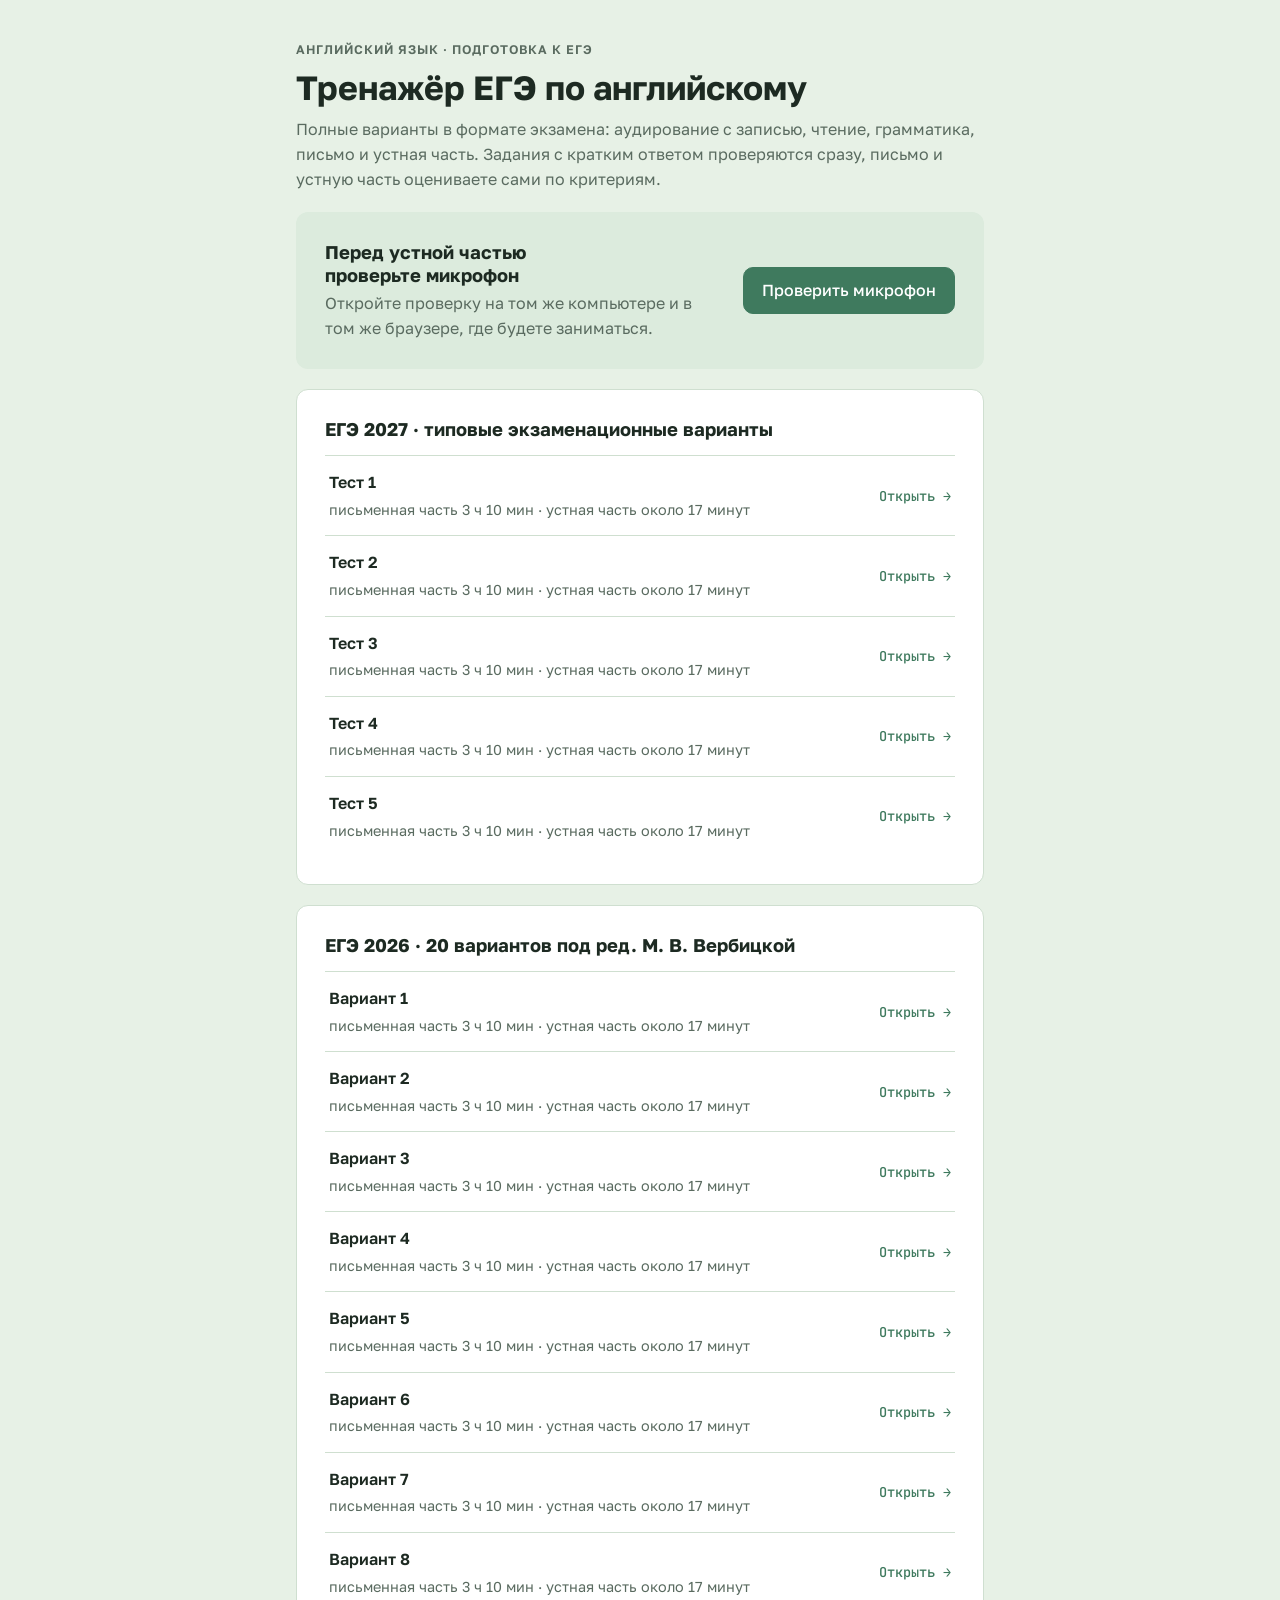
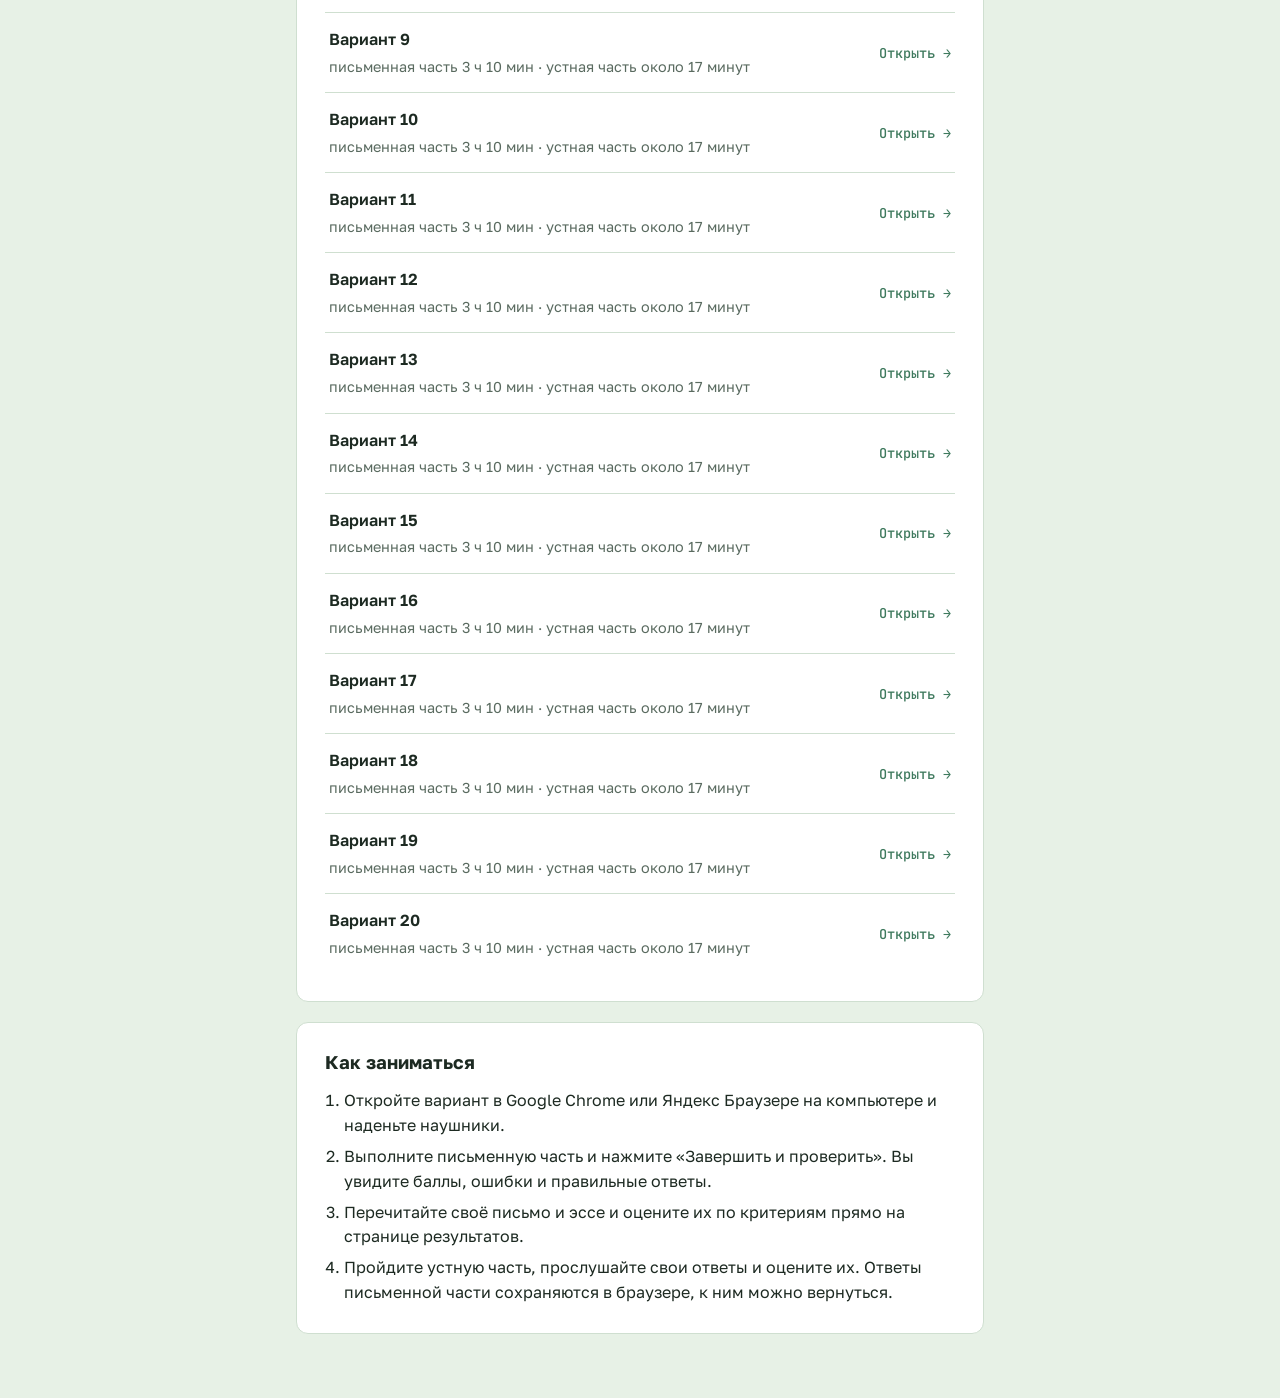
<file: index.html>
<!doctype html>
<html lang="ru">
<head>
<meta charset="utf-8">
<meta name="viewport" content="width=device-width,initial-scale=1,viewport-fit=cover">
<title>Тренажёр ЕГЭ по английскому</title>
<link rel="icon" href="assets/favicon.svg" type="image/svg+xml">
<link rel="apple-touch-icon" href="assets/apple-touch-icon.png">
<link rel="preconnect" href="https://fonts.googleapis.com">
<link rel="stylesheet" href="https://fonts.googleapis.com/css2?family=Golos+Text:wght@400;500;600;700&family=JetBrains+Mono:wght@500&display=swap">
<style>
/* Одна колонка: шапка, проверка микрофона, список вариантов по сборникам, как заниматься */
:root {
  --ground: #e7f1e6; --sheet: #ffffff; --ink: #1d2a22; --muted: #5a6b60; --line: #cfdfd0;
  --accent: #3f7a5e; --accent-soft: #dcebdd; --ok: #23793f;
  --ui: "Golos Text", "Segoe UI", system-ui, sans-serif;
  --mono: "JetBrains Mono", ui-monospace, Consolas, monospace;
  color-scheme: light;
}
@media (prefers-color-scheme: dark) {
  :root { --ground: #111814; --sheet: #19221c; --ink: #e3ede5; --muted: #98aa9e; --line: #2b3a30;
    --accent: #a6d7b5; --accent-soft: #223629; --ok: #7fd19a; color-scheme: dark; }
}
* { box-sizing: border-box; }
body { margin: 0; background: var(--ground); color: var(--ink); font: 16px/1.55 var(--ui); }
main { max-width: 720px; margin: 0 auto; padding-block: 40px 64px;
  padding-left: max(16px, env(safe-area-inset-left, 0px)); padding-right: max(16px, env(safe-area-inset-right, 0px));
  display: grid; gap: 20px; }
h1, h2 { margin: 0; line-height: 1.25; text-wrap: balance; }
h1 { font-size: clamp(1.6rem, 4vw, 2.1rem); }
h2 { font-size: 1.15rem; }
p { margin: 0; }
.muted { color: var(--muted); }
.kicker { font-size: .78rem; font-weight: 600; letter-spacing: .08em; text-transform: uppercase; color: var(--muted); }
.sheet { background: var(--sheet); border: 1px solid var(--line); border-radius: 12px; padding: clamp(18px, 4vw, 28px); display: grid; gap: 14px; }
.mic { display: flex; flex-wrap: wrap; gap: 12px 20px; align-items: center; justify-content: space-between; background: var(--accent-soft); border-color: transparent; }
.mic div { display: grid; gap: 4px; min-width: 0; flex: 1 1 280px; }
.btn { display: inline-block; text-decoration: none; border: 1px solid var(--accent); background: var(--accent); color: var(--sheet); border-radius: 10px; padding: 10px 18px; font-weight: 500; }
.btn:focus-visible, .variant:focus-visible { outline: 3px solid var(--accent); outline-offset: 2px; }
.list { display: grid; }
.variant { display: grid; grid-template-columns: minmax(0, 1fr) auto; gap: 4px 16px; align-items: center; padding: 14px 4px; border-top: 1px solid var(--line); color: inherit; text-decoration: none; }
.variant:hover .name { color: var(--accent); text-decoration: underline; text-underline-offset: 3px; }
.name { font-weight: 600; }
.meta { grid-column: 1; font-size: .9rem; color: var(--muted); }
.go { grid-row: 1 / span 2; grid-column: 2; font: 500 .85rem var(--mono); color: var(--accent); text-align: right; }
.go b { display: block; color: var(--ok); font-weight: 500; }
ol { margin: 0; padding-left: 1.2em; display: grid; gap: 6px; }
</style>
</head>
<body>
<main>
  <header style="display:grid;gap:8px">
    <p class="kicker">Английский язык · подготовка к ЕГЭ</p>
    <h1>Тренажёр ЕГЭ по английскому</h1>
    <p class="muted">Полные варианты в формате экзамена: аудирование с записью, чтение, грамматика, письмо и устная часть. Задания с кратким ответом проверяются сразу, письмо и устную часть оцениваете сами по критериям.</p>
  </header>

  <section class="sheet mic">
    <div>
      <h2>Перед устной частью проверьте микрофон</h2>
      <p class="muted">Откройте проверку на том же компьютере и в том же браузере, где будете заниматься.</p>
    </div>
    <a class="btn" href="mic-test.html">Проверить микрофон</a>
  </section>

  <section class="sheet">
    <h2>ЕГЭ 2027 · типовые экзаменационные варианты</h2>
    <div class="list">
      <a class="variant" href="v/ege2027-1/" data-id="ege2027-1">
        <span class="name">Тест 1</span>
        <span class="meta">письменная часть 3 ч 10 мин · устная часть около 17 минут</span>
        <span class="go">Открыть →</span>
      </a>
      <a class="variant" href="v/ege2027-2/" data-id="ege2027-2">
        <span class="name">Тест 2</span>
        <span class="meta">письменная часть 3 ч 10 мин · устная часть около 17 минут</span>
        <span class="go">Открыть →</span>
      </a>
      <a class="variant" href="v/ege2027-3/" data-id="ege2027-3">
        <span class="name">Тест 3</span>
        <span class="meta">письменная часть 3 ч 10 мин · устная часть около 17 минут</span>
        <span class="go">Открыть →</span>
      </a>
      <a class="variant" href="v/ege2027-4/" data-id="ege2027-4">
        <span class="name">Тест 4</span>
        <span class="meta">письменная часть 3 ч 10 мин · устная часть около 17 минут</span>
        <span class="go">Открыть →</span>
      </a>
      <a class="variant" href="v/ege2027-5/" data-id="ege2027-5">
        <span class="name">Тест 5</span>
        <span class="meta">письменная часть 3 ч 10 мин · устная часть около 17 минут</span>
        <span class="go">Открыть →</span>
      </a>
    </div>
  </section>

  <section class="sheet">
    <h2>ЕГЭ 2026 · 20 вариантов под ред. М. В. Вербицкой</h2>
    <div class="list" id="vb-list">
    <a class="variant" href="v/vb2026-1/" data-id="vb2026-1">
        <span class="name">Вариант 1</span>
        <span class="meta">письменная часть 3 ч 10 мин · устная часть около 17 минут</span>
        <span class="go">Открыть →</span>
      </a>
    <a class="variant" href="v/vb2026-2/" data-id="vb2026-2">
        <span class="name">Вариант 2</span>
        <span class="meta">письменная часть 3 ч 10 мин · устная часть около 17 минут</span>
        <span class="go">Открыть →</span>
      </a>
    <a class="variant" href="v/vb2026-3/" data-id="vb2026-3">
        <span class="name">Вариант 3</span>
        <span class="meta">письменная часть 3 ч 10 мин · устная часть около 17 минут</span>
        <span class="go">Открыть →</span>
      </a>
    <a class="variant" href="v/vb2026-4/" data-id="vb2026-4">
        <span class="name">Вариант 4</span>
        <span class="meta">письменная часть 3 ч 10 мин · устная часть около 17 минут</span>
        <span class="go">Открыть →</span>
      </a>
    <a class="variant" href="v/vb2026-5/" data-id="vb2026-5">
        <span class="name">Вариант 5</span>
        <span class="meta">письменная часть 3 ч 10 мин · устная часть около 17 минут</span>
        <span class="go">Открыть →</span>
      </a>
    <a class="variant" href="v/vb2026-6/" data-id="vb2026-6">
        <span class="name">Вариант 6</span>
        <span class="meta">письменная часть 3 ч 10 мин · устная часть около 17 минут</span>
        <span class="go">Открыть →</span>
      </a>
    <a class="variant" href="v/vb2026-7/" data-id="vb2026-7">
        <span class="name">Вариант 7</span>
        <span class="meta">письменная часть 3 ч 10 мин · устная часть около 17 минут</span>
        <span class="go">Открыть →</span>
      </a>
    <a class="variant" href="v/vb2026-8/" data-id="vb2026-8">
        <span class="name">Вариант 8</span>
        <span class="meta">письменная часть 3 ч 10 мин · устная часть около 17 минут</span>
        <span class="go">Открыть →</span>
      </a>
    <a class="variant" href="v/vb2026-9/" data-id="vb2026-9">
        <span class="name">Вариант 9</span>
        <span class="meta">письменная часть 3 ч 10 мин · устная часть около 17 минут</span>
        <span class="go">Открыть →</span>
      </a>
    <a class="variant" href="v/vb2026-10/" data-id="vb2026-10">
        <span class="name">Вариант 10</span>
        <span class="meta">письменная часть 3 ч 10 мин · устная часть около 17 минут</span>
        <span class="go">Открыть →</span>
      </a>
    <a class="variant" href="v/vb2026-11/" data-id="vb2026-11">
        <span class="name">Вариант 11</span>
        <span class="meta">письменная часть 3 ч 10 мин · устная часть около 17 минут</span>
        <span class="go">Открыть →</span>
      </a>
    <a class="variant" href="v/vb2026-12/" data-id="vb2026-12">
        <span class="name">Вариант 12</span>
        <span class="meta">письменная часть 3 ч 10 мин · устная часть около 17 минут</span>
        <span class="go">Открыть →</span>
      </a>
    <a class="variant" href="v/vb2026-13/" data-id="vb2026-13">
        <span class="name">Вариант 13</span>
        <span class="meta">письменная часть 3 ч 10 мин · устная часть около 17 минут</span>
        <span class="go">Открыть →</span>
      </a>
    <a class="variant" href="v/vb2026-14/" data-id="vb2026-14">
        <span class="name">Вариант 14</span>
        <span class="meta">письменная часть 3 ч 10 мин · устная часть около 17 минут</span>
        <span class="go">Открыть →</span>
      </a>
    <a class="variant" href="v/vb2026-15/" data-id="vb2026-15">
        <span class="name">Вариант 15</span>
        <span class="meta">письменная часть 3 ч 10 мин · устная часть около 17 минут</span>
        <span class="go">Открыть →</span>
      </a>
    <a class="variant" href="v/vb2026-16/" data-id="vb2026-16">
        <span class="name">Вариант 16</span>
        <span class="meta">письменная часть 3 ч 10 мин · устная часть около 17 минут</span>
        <span class="go">Открыть →</span>
      </a>
    <a class="variant" href="v/vb2026-17/" data-id="vb2026-17">
        <span class="name">Вариант 17</span>
        <span class="meta">письменная часть 3 ч 10 мин · устная часть около 17 минут</span>
        <span class="go">Открыть →</span>
      </a>
    <a class="variant" href="v/vb2026-18/" data-id="vb2026-18">
        <span class="name">Вариант 18</span>
        <span class="meta">письменная часть 3 ч 10 мин · устная часть около 17 минут</span>
        <span class="go">Открыть →</span>
      </a>
    <a class="variant" href="v/vb2026-19/" data-id="vb2026-19">
        <span class="name">Вариант 19</span>
        <span class="meta">письменная часть 3 ч 10 мин · устная часть около 17 минут</span>
        <span class="go">Открыть →</span>
      </a>
    <a class="variant" href="v/vb2026-20/" data-id="vb2026-20">
        <span class="name">Вариант 20</span>
        <span class="meta">письменная часть 3 ч 10 мин · устная часть около 17 минут</span>
        <span class="go">Открыть →</span>
      </a>
  </div>
  </section>

  <section class="sheet">
    <h2>Как заниматься</h2>
    <ol>
      <li>Откройте вариант в Google Chrome или Яндекс Браузере на компьютере и наденьте наушники.</li>
      <li>Выполните письменную часть и нажмите «Завершить и проверить». Вы увидите баллы, ошибки и правильные ответы.</li>
      <li>Перечитайте своё письмо и эссе и оцените их по критериям прямо на странице результатов.</li>
      <li>Пройдите устную часть, прослушайте свои ответы и оцените их. Ответы письменной части сохраняются в браузере, к ним можно вернуться.</li>
    </ol>
  </section>
</main>
<script>
// отметка «пройдено» у вариантов, которые уже проверены в этом браузере
document.querySelectorAll('[data-id]').forEach(a => {
  try {
    const s = JSON.parse(localStorage.getItem('ege-trainer:' + a.dataset.id));
    if (s && s.checked) a.querySelector('.go').insertAdjacentHTML('afterbegin', '<b>проверено</b>');
  } catch (e) {}
});
</script>
</body>
</html>
</file>
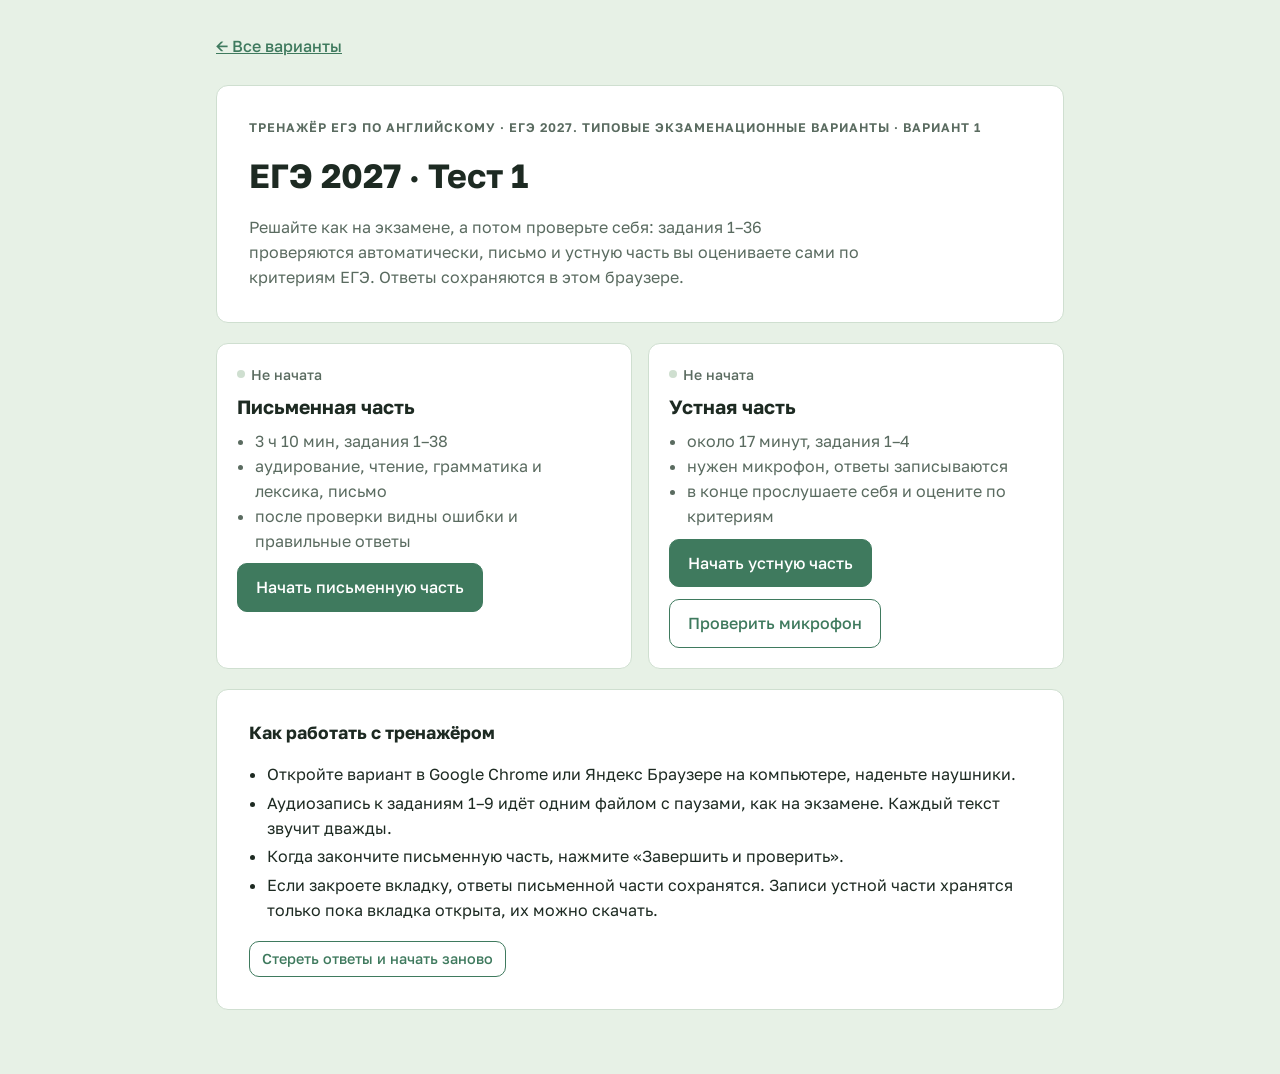
<file: v/ege2027-1/index.html>
<!doctype html>
<html lang="ru">
<head>
<meta charset="utf-8">
<meta name="viewport" content="width=device-width,initial-scale=1,viewport-fit=cover">
<title>Тренажёр ЕГЭ по английскому</title>
<link rel="icon" href="../../assets/favicon.svg" type="image/svg+xml">
<link rel="apple-touch-icon" href="../../assets/apple-touch-icon.png">
<link rel="preconnect" href="https://fonts.googleapis.com">
<link rel="stylesheet" href="https://fonts.googleapis.com/css2?family=Golos+Text:wght@400;500;600;700&family=PT+Serif:ital,wght@0,400;0,700;1,400&family=JetBrains+Mono:wght@500;600&display=swap">
<link rel="stylesheet" href="../../assets/trainer.css">
</head>
<body>
<div id="app"></div>
<script src="data.js"></script>
<script src="../../assets/trainer.js"></script>
</body>
</html>
</file>
<file: assets/trainer.css>
/* Тренажёр ЕГЭ: лист буклета на синеватой подложке, поля ответов в духе бланка №1. Стиль общий с сайтом пробников ОГЭ. */
:root {
  --ground: #e7f1e6; --sheet: #ffffff; --ink: #1d2a22; --muted: #5a6b60; --line: #cfdfd0;
  --cell: #f2f8f1; --accent: #3f7a5e; --accent-soft: #dcebdd; --ok: #23793f; --ok-soft: #dff3e3;
  --bad: #b3392b; --bad-soft: #fbe9e6; --warn: #a8600a; --rec: #c23b2b;
  --ui: "Golos Text", "Segoe UI", system-ui, sans-serif;
  --read: "PT Serif", Georgia, "Times New Roman", serif;
  --mono: "JetBrains Mono", ui-monospace, Consolas, monospace;
  color-scheme: light;
}
@media (prefers-color-scheme: dark) {
  :root { --ground: #111814; --sheet: #19221c; --ink: #e3ede5; --muted: #98aa9e; --line: #2b3a30;
    --cell: #1f2a23; --accent: #a6d7b5; --accent-soft: #223629; --ok: #7fd19a; --ok-soft: #1b3524;
    --bad: #f08a78; --bad-soft: #3a2220; --warn: #e2a24c; --rec: #f07a66; color-scheme: dark; }
}
* { box-sizing: border-box; }
html, body { margin: 0; }
body { background: var(--ground); color: var(--ink); font: 16px/1.55 var(--ui); -webkit-text-size-adjust: 100%; }
button, input, select, textarea { font: inherit; color: inherit; }
[hidden] { display: none !important; }
h1, h2, h3, h4 { text-wrap: balance; margin: 0; line-height: 1.25; }
p { margin: 0; }
a { color: var(--accent); }
.wrap { max-width: 880px; margin: 0 auto; padding-block: 28px 64px;
  padding-left: max(16px, env(safe-area-inset-left, 0px)); padding-right: max(16px, env(safe-area-inset-right, 0px)); display: grid; gap: 20px; }
.sheet { background: var(--sheet); border: 1px solid var(--line); border-radius: 12px; padding: clamp(18px, 4vw, 32px); display: grid; gap: 18px; min-width: 0; }
.kicker { font-size: .78rem; font-weight: 600; letter-spacing: .08em; text-transform: uppercase; color: var(--muted); }
.muted { color: var(--muted); }
.small { font-size: .9rem; }
.btn { border: 1px solid var(--accent); background: var(--accent); color: var(--sheet); border-radius: 10px; padding: 11px 18px; font-weight: 500; cursor: pointer; text-decoration: none; display: inline-block; }
.btn.ghost { background: transparent; color: var(--accent); }
.btn.small { padding: 6px 12px; font-size: .9rem; }
.btn:disabled { opacity: .45; cursor: not-allowed; }
.btn:focus-visible, .tab:focus-visible, input:focus-visible, select:focus-visible, textarea:focus-visible, .opt:focus-within { outline: 3px solid var(--accent); outline-offset: 2px; }
.row { display: flex; flex-wrap: wrap; gap: 12px; align-items: center; }

/* Старт */
.hero h1 { font-size: clamp(1.6rem, 4vw, 2.1rem); }
.hero .sub { color: var(--muted); max-width: 62ch; }
.parts { display: grid; grid-template-columns: repeat(auto-fit, minmax(260px, 1fr)); gap: 16px; }
.part { border: 1px solid var(--line); border-radius: 12px; padding: 20px; display: grid; gap: 10px; align-content: start; }
.part h2 { font-size: 1.2rem; }
.part ul { margin: 0; padding-left: 1.1em; color: var(--muted); }
.status { display: inline-flex; align-items: center; gap: 6px; font-size: .88rem; font-weight: 500; color: var(--muted); }
.status::before { content: ""; width: 8px; height: 8px; border-radius: 50%; background: var(--line); }
.status.go { color: var(--warn); } .status.go::before { background: var(--warn); }
.status.done { color: var(--ok); } .status.done::before { background: var(--ok); }
.checklist { margin: 0; padding-left: 1.1em; display: grid; gap: 4px; }

/* Шапка */
.bar { position: sticky; top: env(safe-area-inset-top, 0px); z-index: 20; background: var(--sheet); border-bottom: 1px solid var(--line); }
body::before { content: ""; position: fixed; inset: 0 0 auto; height: env(safe-area-inset-top, 0px); z-index: 30; background: var(--sheet); }
.bar-in { max-width: 880px; margin: 0 auto; padding-block: 10px;
  padding-left: max(16px, env(safe-area-inset-left, 0px)); padding-right: max(16px, env(safe-area-inset-right, 0px));
  display: flex; flex-wrap: wrap; gap: 10px 16px; align-items: center; justify-content: space-between; }
.tabs { display: flex; flex-wrap: wrap; gap: 6px; }
.tab { border: 1px solid var(--line); background: transparent; border-radius: 999px; padding: 6px 12px; cursor: pointer; font-size: .9rem; }
.tab[aria-selected="true"] { background: var(--ink); color: var(--sheet); border-color: var(--ink); }
.tab .sc { font: 600 .78rem var(--mono); margin-left: 6px; opacity: .8; }
.clock { font: 600 1.05rem var(--mono); font-variant-numeric: tabular-nums; padding: 4px 10px; border-radius: 8px; background: var(--cell); }
.clock.warn { color: var(--warn); }
.back { justify-self: start; border: 0; background: none; color: var(--accent); cursor: pointer; padding: 6px 0; font-weight: 500; }

/* Задания */
.section-head { display: grid; gap: 6px; }
.section-head h2 { font-size: 1.35rem; }
.instr { color: var(--muted); max-width: 72ch; font-style: italic; }
.block { display: grid; gap: 16px; border-radius: 12px; transition: background .3s, box-shadow .3s; }
.block.now { background: var(--accent-soft); box-shadow: 0 0 0 10px var(--accent-soft); }
.task { display: grid; grid-template-columns: 2.4rem minmax(0, 1fr); gap: 6px 12px; align-items: start; }
.num { align-self: start; font: 600 .95rem var(--mono); border: 1.5px solid var(--ink); border-radius: 6px; text-align: center; padding: 2px 0; }
.q { font-family: var(--read); font-size: 1.05rem; }
.opts { grid-column: 2; display: grid; gap: 2px; }
.opt { display: flex; gap: 10px; align-items: baseline; padding: 6px 10px; border-radius: 8px; cursor: pointer; font-family: var(--read); }
.opt:hover { background: var(--cell); }
.opt input { accent-color: var(--accent); width: 1.05rem; height: 1.05rem; flex: none; transform: translateY(2px); }
.opt.right { background: var(--ok-soft); }
.opt.wrong { background: var(--bad-soft); text-decoration: line-through; text-decoration-color: var(--bad); }
.reading { font-family: var(--read); font-size: 1.05rem; line-height: 1.65; max-width: 72ch; display: grid; gap: .7em; }
.reading h3 { font-family: var(--read); font-size: 1.15rem; text-align: center; }
.reading p { text-indent: 1.5em; }
.mini-texts { display: grid; gap: 12px; font-family: var(--read); line-height: 1.6; }
.mini-texts p { display: grid; grid-template-columns: 1.6rem 1fr; }
.mini-texts p b { font-family: var(--ui); }
.list { margin: 0; padding: 0; list-style: none; display: grid; gap: 4px; font-family: var(--read); }
.list.two { grid-template-columns: repeat(auto-fit, minmax(240px, 1fr)); }
.list li { display: grid; grid-template-columns: 1.8rem 1fr; }
.grid-ans { overflow-x: auto; }
.grid-ans table { border-collapse: collapse; }
.grid-ans th, .grid-ans td { border: 1px solid var(--line); padding: 6px 8px; text-align: center; }
.grid-ans th { font-weight: 600; background: var(--cell); min-width: 3.2rem; }
.grid-ans th.rowhead { text-align: left; font-weight: 500; background: transparent; }
.grid-ans td.right { background: var(--ok-soft); } .grid-ans td.wrong { background: var(--bad-soft); }
.grid-ans .fix { display: block; font: 600 .8rem var(--mono); color: var(--ok); margin-top: 2px; }
select.pick { border: 1px solid var(--line); background: var(--cell); border-radius: 6px; padding: 4px 6px; font: 600 1rem var(--mono); }
.gap { display: inline-block; min-width: 2.2em; padding: 0 .4em; border-bottom: 1.5px solid var(--ink); font: 600 .9rem var(--mono); text-align: center; text-indent: 0; }
.cell { font: 500 1rem var(--mono); padding: 5px 8px; width: 15rem; max-width: 100%; border: 1px solid var(--line); border-radius: 6px; background: var(--cell); }
.cell.right { border-color: var(--ok); background: var(--ok-soft); } .cell.wrong { border-color: var(--bad); background: var(--bad-soft); }
.word-item { display: grid; grid-template-columns: 2.4rem minmax(0, 1fr) 7rem; gap: 6px 12px; align-items: start; padding-block: 12px; border-top: 1px solid var(--line); }
.word-item .key { font: 600 .9rem var(--mono); letter-spacing: .04em; padding-top: 3px; }
.word-item .s { font-family: var(--read); line-height: 1.85; }
.word-item .s .cell { margin: 2px 2px; vertical-align: middle; width: 12rem; }
.heading { font-family: var(--read); font-weight: 700; text-align: center; font-size: 1.1rem; padding-top: 8px; }
.cloze-text { font-family: var(--read); font-size: 1.05rem; line-height: 1.75; display: grid; gap: .6em; }
.cloze-text p { text-indent: 1.5em; }
.cloze-text .gap { min-width: 4.5em; }
.cloze-tasks { display: grid; gap: 14px; }
.cloze-tasks .opts { grid-template-columns: repeat(auto-fit, minmax(150px, 1fr)); }
.verdict { grid-column: 2; font-size: .9rem; font-weight: 500; }
.verdict.ok { color: var(--ok); } .verdict.bad { color: var(--bad); }
.verdict code { font: 600 .9rem var(--mono); }

/* Аудио */
.player { border: 1px solid var(--line); border-radius: 12px; padding: 16px; display: grid; gap: 10px; background: var(--cell); }
.player .top { display: flex; flex-wrap: wrap; gap: 10px 16px; align-items: center; }
.track { height: 8px; border-radius: 999px; background: var(--line); overflow: hidden; cursor: pointer; }
.track i { display: block; height: 100%; width: 0; background: var(--accent); }
.player .time { font: 500 .9rem var(--mono); font-variant-numeric: tabular-nums; color: var(--muted); }
.player .phase { font-weight: 600; }
.player label { display: flex; gap: 8px; align-items: center; font-size: .9rem; color: var(--muted); }
.player input[type=range] { accent-color: var(--accent); width: 120px; }

/* Письмо */
.email { border: 1px solid var(--line); border-radius: 10px; overflow: hidden; font-family: var(--read); }
.email .hdr { background: var(--cell); padding: 10px 14px; font: .9rem/1.6 var(--mono); border-bottom: 1px solid var(--line); }
.email .body { padding: 14px; line-height: 1.65; }
.taskbox { font-family: var(--read); line-height: 1.6; }
textarea.letter { width: 100%; min-height: 320px; resize: vertical; border: 1px solid var(--line); border-radius: 10px; padding: 14px; background: var(--sheet); font: 1.05rem/1.7 var(--read); }
.counter { font: 500 .95rem var(--mono); font-variant-numeric: tabular-nums; }
.counter.ok { color: var(--ok); } .counter.warn { color: var(--warn); } .counter.bad { color: var(--bad); }
.choice { display: flex; gap: 8px; flex-wrap: wrap; }
.choice label { border: 1px solid var(--line); border-radius: 999px; padding: 6px 14px; cursor: pointer; }
.choice input { accent-color: var(--accent); margin-right: 6px; }
.data-table { border-collapse: collapse; margin: 0 auto; font-family: var(--read); }
.data-table caption { padding-bottom: 8px; font-weight: 700; }
.data-table caption i { font-weight: 400; }
.data-table th, .data-table td { border: 1px solid var(--line); padding: 6px 14px; }
.data-table td:last-child { text-align: center; }
.chart { display: grid; gap: 10px; justify-items: center; font-family: var(--read); text-align: center; }
.chart .body { display: flex; flex-wrap: wrap; gap: 20px; align-items: center; justify-content: center; }
.legend { list-style: none; margin: 0; padding: 0; display: grid; gap: 6px; text-align: left; }
.legend li { display: flex; gap: 8px; align-items: center; }
.legend i { width: 16px; height: 16px; border: 1px solid var(--ink); border-radius: 3px; flex: none; }
.plan { margin: 0; padding-left: 1.2em; font-family: var(--read); display: grid; gap: 4px; }

/* Самопроверка */
.selfcheck { border: 1px dashed var(--accent); background: var(--accent-soft); border-radius: 12px; padding: 18px; display: grid; gap: 12px; }
.selfcheck h3 { font-size: 1.05rem; }
.crit { display: grid; grid-template-columns: minmax(0, 1fr) auto; gap: 4px 14px; align-items: start; padding-top: 10px; border-top: 1px solid var(--line); }
.crit:first-of-type { border-top: 0; padding-top: 0; }
.crit h4 { font-size: .98rem; }
.crit ul { margin: 0; padding-left: 1.1em; color: var(--muted); font-size: .92rem; grid-column: 1; }
.crit select { grid-row: 1 / span 2; grid-column: 2; }
.total { font-weight: 600; }

/* Итоги */
.score-big { font: 600 clamp(2.4rem, 8vw, 3.2rem)/1 var(--mono); }
.res-table { width: 100%; border-collapse: collapse; }
.res-table th, .res-table td { border-bottom: 1px solid var(--line); padding: 8px 6px; text-align: left; }
.res-table td.n { font: 600 .95rem var(--mono); width: 3rem; }
.res-table td.a { font-family: var(--mono); }
.res-table td.pt { text-align: right; font: 600 .95rem var(--mono); white-space: nowrap; }
.res-table tr.bad td.pt { color: var(--bad); } .res-table tr.ok td.pt { color: var(--ok); } .res-table tr.part td.pt { color: var(--warn); }
.bars { display: grid; gap: 10px; }
.bars .b { display: grid; grid-template-columns: 11rem minmax(0, 1fr) 4.5rem; gap: 10px; align-items: center; }
.bars .t { height: 10px; border-radius: 999px; background: var(--line); overflow: hidden; }
.bars .t i { display: block; height: 100%; background: var(--accent); }
.bars .v { font: 600 .95rem var(--mono); text-align: right; }

/* Устная часть */
.stepper { display: flex; gap: 8px; flex-wrap: wrap; }
.step { font-size: .88rem; padding: 5px 12px; border-radius: 999px; border: 1px solid var(--line); color: var(--muted); }
.step.cur { border-color: var(--accent); color: var(--accent); font-weight: 600; }
.step.done { border-color: var(--ok); color: var(--ok); }
.stage { display: grid; gap: 18px; }
.stage h2 { font-size: 1.3rem; }
.clockbig { font: 600 clamp(2.6rem, 9vw, 3.6rem)/1 var(--mono); font-variant-numeric: tabular-nums; }
.pill { justify-self: start; font-size: .85rem; font-weight: 600; padding: 4px 12px; border-radius: 999px; background: var(--cell); color: var(--muted); display: inline-flex; gap: 8px; align-items: center; }
.pill.prep { background: var(--accent-soft); color: var(--accent); }
.pill.rec { background: var(--rec); color: #fff; }
.pill.rec::before { content: ""; width: 8px; height: 8px; border-radius: 50%; background: currentColor; animation: blink 1s infinite; }
@keyframes blink { 50% { opacity: .2; } }
.meter { height: 10px; border-radius: 999px; background: var(--line); overflow: hidden; max-width: 320px; }
.meter i { display: block; height: 100%; width: 0; background: var(--ok); transition: width .08s linear; }
.photos { display: grid; grid-template-columns: repeat(auto-fit, minmax(240px, 1fr)); gap: 14px; }
.photos figure { margin: 0; display: grid; gap: 4px; }
.photos img, .ad img { width: 100%; height: auto; border-radius: 8px; border: 1px solid var(--line); display: block; }
.photos figcaption { font: 600 .9rem var(--mono); color: var(--muted); }
.ad { display: grid; gap: 10px; max-width: 560px; justify-self: center; text-align: center; }
.ad h3 { font-family: var(--read); }
.rec { display: grid; gap: 6px; padding-block: 10px; border-top: 1px solid var(--line); }
.rec audio { width: 100%; }
.qa { font-family: var(--read); }

/* Диалог */
.modal { position: fixed; inset: 0; z-index: 50; background: rgb(10 14 20 / .55); display: grid; place-items: center; padding: 16px; }
.modal .box { background: var(--sheet); border-radius: 14px; padding: 24px; max-width: 460px; width: 100%; display: grid; gap: 14px; border: 1px solid var(--line); }
@media (prefers-reduced-motion: reduce) { .pill.rec::before { animation: none; } .block { transition: none; } }
@media (max-width: 560px) {
  .word-item { grid-template-columns: 2.1rem minmax(0, 1fr); }
  .word-item .key { grid-column: 2; padding-top: 0; }
  .task { grid-template-columns: 2.1rem minmax(0, 1fr); }
  .bars .b { grid-template-columns: 1fr 4rem; } .bars .t { grid-column: 1 / -1; grid-row: 2; }
}
.card-note { border-left: 3px solid var(--accent); padding: 4px 0 4px 12px; color: var(--muted); min-height: 1.6em; }
details summary { cursor: pointer; color: var(--accent); }
</file>
